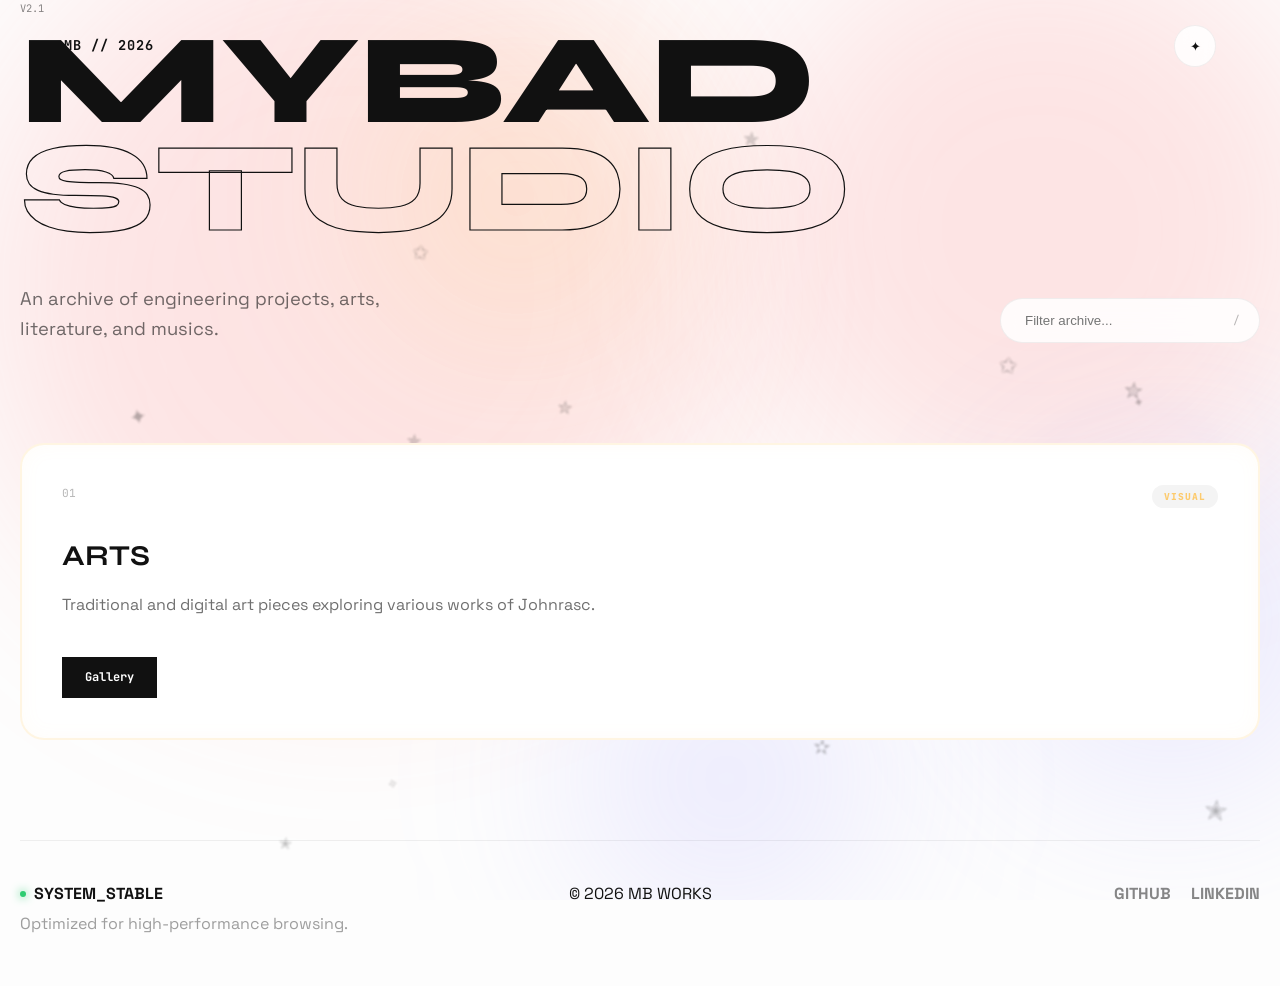
<file: index.html>
<!DOCTYPE html>
<html lang="en" data-theme="light">
<head>
    <meta charset="UTF-8">
    <meta name="viewport" content="width=device-width, initial-scale=1.0">
    <title>MB Works | Studio Archive</title>
    <link rel="preconnect" href="https://fonts.googleapis.com">
    <link rel="preconnect" href="https://fonts.gstatic.com" crossorigin>
    <link href="https://fonts.googleapis.com/css2?family=Syne:wght@700;800&family=Space+Grotesk:wght@300;500;700&family=JetBrains+Mono:wght@400;700&display=swap" rel="stylesheet">
    <link rel="stylesheet" href="style.css">
</head>
<body>
    <div id="canvas-container">
        <canvas id="studio-bg"></canvas>
    </div>

    <div id="scroll-progress"></div>

    <nav class="top-nav">
        <div class="brand-logo">MB // 2026</div>
        <div class="nav-controls">
            <button id="themeToggle" class="interactive-element" aria-label="Toggle Theme">
                <span class="mode-icon">✦</span>
            </button>
        </div>
    </nav>

    <div class="studio-wrapper">
        <header class="reveal-on-scroll">
            <div class="header-top">
                <span class="version-tag">V2.1</span>
                <h1 class="studio-title">MyBad<span>Studio</span></h1>
            </div>
            
            <div class="header-flex">
                <p class="studio-subtitle">An archive of engineering projects, arts, literature, and musics.</p>
                <div class="search-container">
                    <input type="text" id="studioSearch" placeholder="Filter archive..." onkeyup="filterStudio()">
                    <kbd class="shortcut-hint">/</kbd>
                </div>
            </div>
        </header>

        <main class="content-grid" id="mainGrid">
            <div class="paper-card art-item reveal-on-scroll" data-category="arts">
                <div class="card-inner">
                    <div class="card-header">
                        <span class="card-number">01</span>
                        <span class="card-badge">VISUAL</span>
                    </div>
                    <h3>ARTS</h3>
                    <p>Traditional and digital art pieces exploring various works of Johnrasc.</p>
                    <div class="card-footer-btns">
                        <a href="assets/art-section/art-gallery.html" class="btn btn-primary interactive-element">Gallery</a>
                    </div>
                </div>
            </div>
        </main>

        <footer class="studio-footer reveal-on-scroll">
            <div class="footer-divider"></div>
            <div class="footer-grid">
                <div class="footer-left">
                    <p class="footer-status"><span class="pulse-dot"></span> SYSTEM_STABLE</p>
                    <p class="footer-sub">Optimized for high-performance browsing.</p>
                </div>
                <div class="footer-center">
                    <p>&copy; 2026 MB WORKS</p>
                </div>
                <div class="footer-right">
                    <div class="social-links">
                        <a href="#" class="interactive-element">GITHUB</a>
                        <a href="#" class="interactive-element">LINKEDIN</a>
                    </div>
                </div>
            </div>
        </footer>
    </div>

    <script src="script.js"></script>
</body>
</html>
</file>
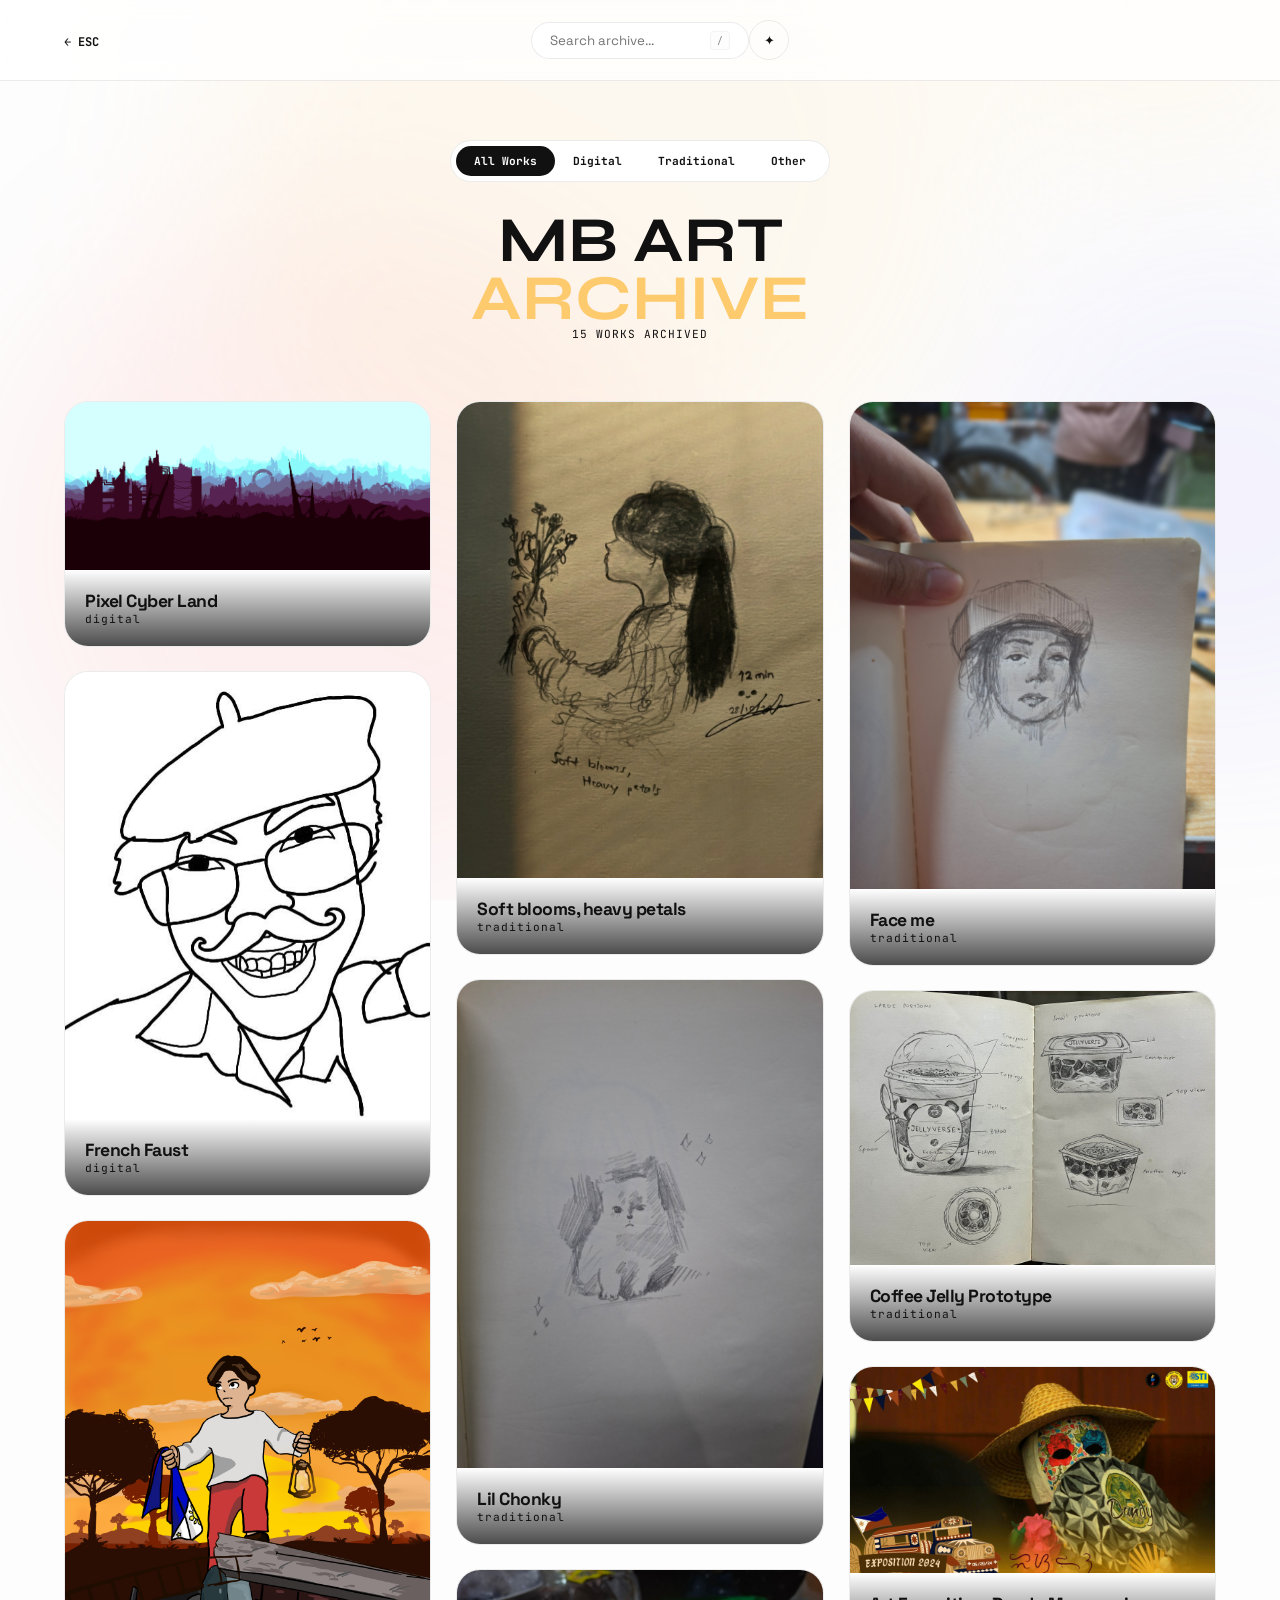
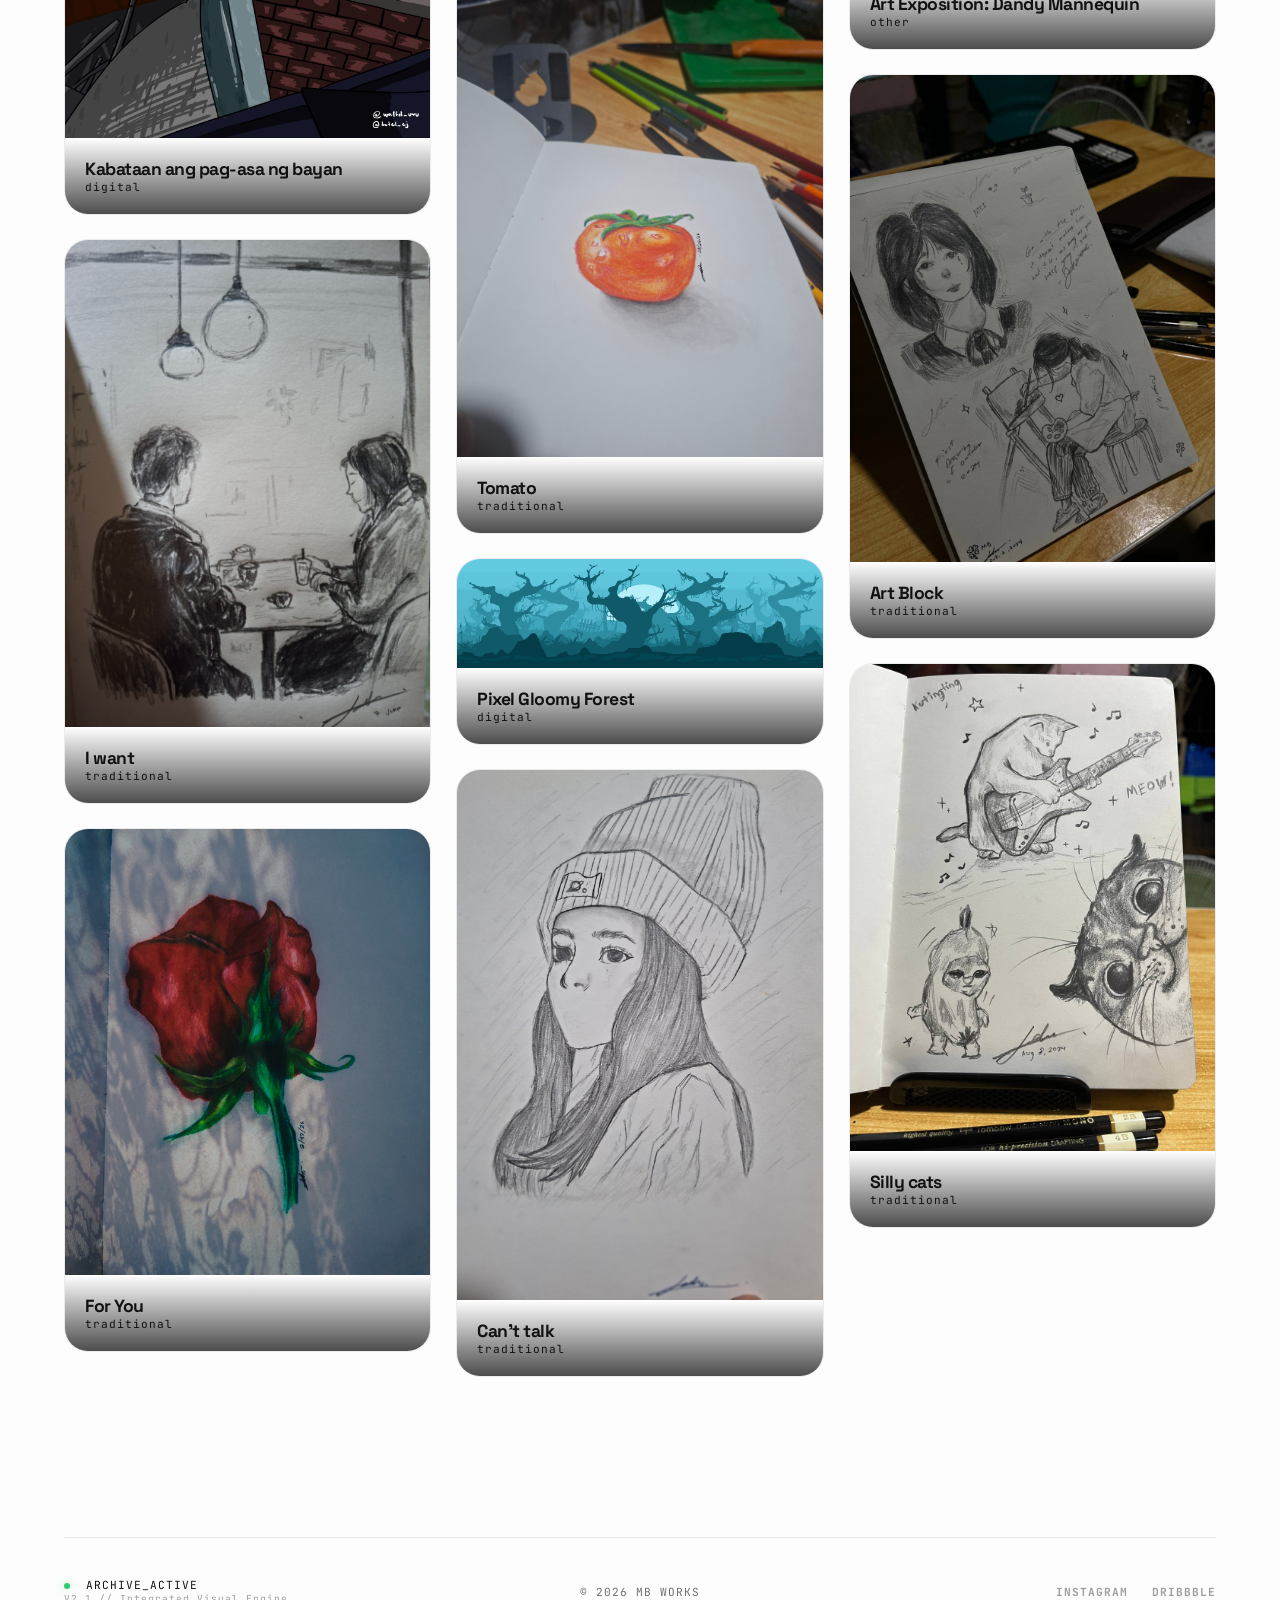
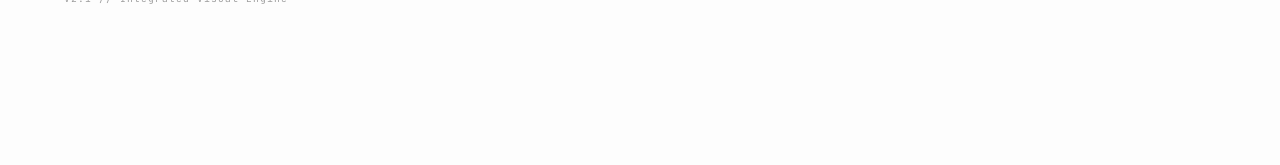
<file: assets/art-section/art-gallery.html>
<!DOCTYPE html>
<html lang="en" data-theme="light">
<head>
    <meta charset="UTF-8">
    <meta name="viewport" content="width=device-width, initial-scale=1.0">
    <title>Visual Archive | MB Studio</title>
    <link rel="preconnect" href="https://fonts.googleapis.com">
    <link rel="preconnect" href="https://fonts.gstatic.com" crossorigin>
    <link href="https://fonts.googleapis.com/css2?family=Syne:wght@700;800&family=Space+Grotesk:wght@300;500;700&family=JetBrains+Mono:wght@400;700&display=swap" rel="stylesheet">
    <link rel="stylesheet" href="gallery-style.css">
    <script>
        const savedTheme = localStorage.getItem('studio-theme') || 'light';
        document.documentElement.setAttribute('data-theme', savedTheme);
    </script>
</head>
<body>
    <div id="scroll-progress"></div>

    <div id="canvas-container">
        <canvas id="studio-bg"></canvas>
    </div>

    <nav class="gallery-nav">
        <div class="nav-left">
            <a href="../../index.html" class="back-btn interactive-element">← ESC</a>
        </div>
        
        <div class="nav-center">
            <div class="search-pill">
                <input type="text" id="artSearch" placeholder="Search archive..." onkeyup="filterArt()">
                <kbd>/</kbd>
            </div>
        </div>

        <div class="nav-right">
            <button id="themeToggle" class="theme-btn interactive-element" aria-label="Toggle Theme">✦</button>
        </div>
    </nav>

    <div class="gallery-wrapper">
        <header class="gallery-header">
            <div class="filter-bar">
                <button class="filter-btn active interactive-element" data-filter="all">All Works</button>
                <button class="filter-btn interactive-element" data-filter="digital">Digital</button>
                <button class="filter-btn interactive-element" data-filter="traditional">Traditional</button>
                <button class="filter-btn interactive-element" data-filter="other">Other</button>
            </div>
            <h1 class="gallery-title">MB ART<span>Archive</span></h1>
            <p class="gallery-count mono" id="artCount">Initializing...</p>
        </header>

        <main class="masonry-grid" id="artGrid">
            </main>

    <footer class="gallery-footer">
        <div class="footer-divider"></div>
        <div class="footer-grid">
            <div class="footer-left">
                <p class="footer-status mono"><span class="pulse-dot"></span> ARCHIVE_ACTIVE</p>
                <p class="footer-sub mono" style="font-size: 0.6rem; opacity: 0.4;">V2.1 // Integrated Visual Engine</p>
            </div>
        
            <div class="footer-center">
                <p class="mono" style="font-size: 0.7rem;">&copy; 2026 MB WORKS</p>
            </div>
        
            <div class="footer-right">
                <div class="footer-links">
                    <a href="#" class="interactive-element">INSTAGRAM</a>
                    <a href="#" class="interactive-element">DRIBBBLE</a>
                </div>
            </div>
        </div>
    </footer>
    </div> 

    <div id="lightbox" class="lightbox">
        <span class="close-lightbox">&times;</span>
        <div class="lightbox-wrapper">
            <img class="lightbox-content" id="lightbox-img">
            <div id="caption" class="mono"></div>
        </div>
    </div>

    <script src="gallery-data.js"></script>
    <script src="gallery-logic.js"></script>
</body>
</html>

<!-- MyBad_ -->
</file>
<file: style.css>
/* --- ARCHIVE SYSTEM CSS V2.1 --- */

:root[data-theme="light"] {
    --bg: #fdfdfd; 
    --paper: #ffffff;
    --ink: #111111;
    --accent: #3498db;
    --accent-music: #ff7675;
    --accent-lit: #55efc4;
    --accent-art: #fdcb6e;
    --accent-proj: #a29bfe;
    --glass: rgba(255, 255, 255, 0.85);
    --border: rgba(0, 0, 0, 0.06);
    --cursor-outer: rgba(0, 0, 0, 0.08);
    --footer-bg: #f4f4f4;
}

:root[data-theme="dark"] {
    --bg: #0a0a0a;
    --paper: #141414;
    --ink: #ececec;
    --accent: #00f2ff;
    --accent-music: #ee5253;
    --accent-lit: #1dd1a1;
    --accent-art: #feca57;
    --accent-proj: #5f27cd;
    --glass: rgba(20, 20, 20, 0.8);
    --border: rgba(255, 255, 255, 0.08);
    --cursor-outer: rgba(255, 255, 255, 0.15);
    --footer-bg: #111111;
}

/* RESET & PERFORMANCE */
* { 
    box-sizing: border-box; 
    margin: 0; 
    padding: 0; 
    cursor: auto !important;
}

::-webkit-scrollbar { display: none; }

html {
    scrollbar-width: none;
    -ms-overflow-style: none;
    scroll-behavior: smooth;
    background-color: var(--bg);
}

body {
    color: var(--ink);
    font-family: 'Space Grotesk', sans-serif;
    line-height: 1.6;
    overflow-x: hidden;
    transition: background 0.4s ease;
}

/* BACKGROUND LAYER */
#canvas-container {
    position: fixed;
    inset: 0;
    z-index: -1;
    pointer-events: none;
}

/* LAYOUT & NAVIGATION */
.top-nav {
    position: fixed; top: 0; width: 100%;
    padding: 25px 5vw;
    display: flex; justify-content: space-between; align-items: center;
    z-index: 100;
}

.brand-logo {
    font-family: 'JetBrains Mono', monospace;
    font-weight: 700; font-size: 0.85rem; letter-spacing: 1px;
}

#themeToggle {
    background: var(--glass);
    border: 1px solid var(--border);
    color: var(--ink);
    width: 42px; height: 42px;
    border-radius: 50%;
    display: grid; place-items: center;
    backdrop-filter: blur(8px);
    transition: transform 0.2s;
}

.studio-wrapper {
    width: 100%;
    overflow-x: hidden;
    padding: 0 20px;
}

/* TEXTS & HEADER */
.version-tag {
    font-family: 'JetBrains Mono', monospace;
    font-size: 0.65rem; opacity: 0.5;
    margin-bottom: 10px; display: block;
}

.studio-title {
    font-family: 'Syne', sans-serif;
    font-size: clamp(3rem, 10vw, 8.5rem);
    font-weight: 800; line-height: 0.85;
    text-transform: uppercase;
}

.studio-title span {
    display: block;
    -webkit-text-stroke: 1.2px var(--ink);
    color: transparent;
}

.header-flex {
    display: flex; justify-content: space-between;
    align-items: flex-end; margin-top: 40px;
    flex-wrap: wrap; gap: 30px;
}

.studio-subtitle {
    max-width: 420px; font-size: 1.15rem; opacity: 0.6;
}

/* SEARCH */
.search-container { position: relative; display: flex; align-items: center; }

#studioSearch {
    background: var(--glass);
    border: 1px solid var(--border);
    padding: 14px 24px; border-radius: 50px;
    color: var(--ink); width: 260px;
    backdrop-filter: blur(10px);
    transition: width 0.3s cubic-bezier(0.25, 1, 0.5, 1);
}

#studioSearch:focus {
    width: 380px;
    outline: none;
    border-color: var(--accent);
    box-shadow: 0 0 25px rgba(var(--accent-rgb), 0.2);
    background: var(--paper);
}

.shortcut-hint {
    position: absolute; right: 20px;
    font-family: 'JetBrains Mono', monospace; font-size: 0.7rem;
    opacity: 0.3;
}

/* GRID & CARDS */
.masonry-grid, .project-grid {
    display: grid;
    grid-template-columns: repeat(auto-fit, minmax(min(100%, 320px), 1fr));
    gap: 20px;
    width: 100%;
}

.content-grid {
    display: grid;
    grid-template-columns: repeat(auto-fit, minmax(360px, 1fr));
    gap: 25px; margin: 100px 0;
}

.paper-card { perspective: 1000px; }

.card-inner {
    background: var(--paper);
    padding: 40px;
    border: 2px solid var(--border);
    border-radius: 24px;
    height: 100%;
    display: flex;
    flex-direction: column;
    position: relative;
    overflow: hidden;
    transition: all 0.4s cubic-bezier(0.175, 0.885, 0.32, 1.275);
}

.paper-card:hover .card-inner { box-shadow: 0 20px 40px rgba(0,0,0,0.06); }

.music-item .card-inner { box-shadow: inset 0 0 20px rgba(255, 118, 117, 0.05); border-color: rgba(255, 118, 117, 0.2); }
.poem-item .card-inner { box-shadow: inset 0 0 20px rgba(85, 239, 196, 0.05); border-color: rgba(85, 239, 196, 0.2); }
.art-item .card-inner { box-shadow: inset 0 0 20px rgba(253, 203, 110, 0.05); border-color: rgba(253, 203, 110, 0.2); }
.project-item .card-inner { box-shadow: inset 0 0 20px rgba(162, 155, 254, 0.05); border-color: rgba(162, 155, 254, 0.2); }

.paper-card:hover .card-inner {
    transform: translateY(-10px) scale(1.02);
    box-shadow: 0 30px 60px rgba(0,0,0,0.1);
    border-color: var(--accent);
}

/* Card Details */
.card-badge-container {
    display: flex;
    flex-wrap: wrap;
    gap: 8px;
}

.card-header { display: flex; justify-content: space-between; margin-bottom: 25px; }
.card-number { font-family: 'JetBrains Mono', monospace; font-size: 0.7rem; opacity: 0.3; }
.card-badge { font-family: 'JetBrains Mono', monospace; font-size: 0.6rem; letter-spacing: 2px; }

.card-badge {
    background: var(--footer-bg);
    padding: 4px 12px;
    border-radius: 100px;
    font-size: 0.6rem;
    font-weight: 800;
    letter-spacing: 1px;
}s

.music-item .card-badge { color: var(--accent-music); }
.poem-item .card-badge { color: var(--accent-lit); }
.art-item .card-badge { color: var(--accent-art); }
.project-item .card-badge { color: var(--accent-proj); }

.card-inner h3 { font-size: 1.8rem; margin-bottom: 12px; font-family: 'Syne', sans-serif; }
.card-inner p { font-size: 1rem; opacity: 0.6; margin-bottom: 40px; flex-grow: 1; }

/* BUTTONS */
.card-footer-btns { display: flex; gap: 10px; }

.btn {
    text-decoration: none; font-family: 'JetBrains Mono', monospace;
    font-size: 0.75rem; font-weight: 700;
    padding: 10px 22px; border: 1px solid var(--ink);
    transition: 0.2s ease;
}

.btn-primary { background: var(--ink); color: var(--paper); }
.btn-primary:hover { background: transparent; color: var(--ink); }
.btn-icon { width: 40px; height: 40px; display: grid; place-items: center; padding: 0; background: transparent; color: var(--ink); }

/* REFINED FOOTER */
.studio-footer { margin-top: 50px; padding-bottom: 50px; }
.footer-divider { height: 1px; background: var(--border); margin-bottom: 40px; }

.footer-grid {
    display: flex;
    flex-direction: column;
    gap: 20px;
    text-align: center;
}

.footer-status { font-weight: 700; margin-bottom: 4px; display: flex; align-items: center; gap: 8px; }
.pulse-dot { width: 6px; height: 6px; background: #2ecc71; border-radius: 50%; box-shadow: 0 0 10px #2ecc71; }
.footer-sub { opacity: 0.4; }

.social-links { display: flex; gap: 20px; justify-content: flex-end; }
.social-links a { text-decoration: none; color: inherit; font-weight: 700; opacity: 0.5; transition: 0.2s; }
.social-links a:hover { opacity: 1; }

/* REVEAL LOGIC */
.reveal-on-scroll { opacity: 0; transform: translateY(20px); transition: 0.6s ease-out; }
.reveal-on-scroll.active { opacity: 1; transform: translateY(0); }

/* SCROLL PROGRESS INDICATOR */
#scroll-progress {
    position: fixed;
    top: 0;
    left: 0;
    height: 4px;
    background: linear-gradient(to right, var(--accent-music), var(--accent-proj));
    z-index: 1001;
    width: 0%;
}

/* Floating thingy Animation */
.scrap {
    position: fixed;
    pointer-events: none;
    z-index: -1;
    opacity: 0.3;
    filter: blur(1px);
}

@media (min-width: 768px) {
    .footer-grid {
        display: grid;
        grid-template-columns: 1fr auto 1fr;
        text-align: left;
    }
    .footer-right {
        text-align: right;
    }
}

@media (max-width: 768px) {
    .footer-grid { grid-template-columns: 1fr; gap: 30px; text-align: center; }
    .social-links { justify-content: center; }
    .studio-title { font-size: 4rem; }
    .header-flex { flex-direction: column; align-items: flex-start; }
    #studioSearch { width: 100%; }
}
</file>
<file: assets/art-section/gallery-style.css>
/* --- ART GALLERY CSS V2.1 --- */

/* THEME DEFINITIONS */
:root[data-theme="light"] {
    --bg: #fdfdfd; 
    --paper: #ffffff;
    --ink: #111111;
    --accent-art: #fdcb6e;
    --glass: rgba(255, 255, 255, 0.75);
    --border: rgba(0, 0, 0, 0.08);
}

:root[data-theme="dark"] {
    --bg: #0a0a0a;
    --paper: #141414;
    --ink: #ececec;
    --accent-art: #feca57;
    --glass: rgba(20, 20, 20, 0.75);
    --border: rgba(255, 255, 255, 0.1);
}

* { 
    box-sizing: border-box; 
    margin: 0; 
    padding: 0; 
    cursor: auto !important;
}

body {
    background-color: var(--bg);
    color: var(--ink);
    font-family: 'Space Grotesk', sans-serif;
    transition: background 0.4s ease;
    overflow-x: hidden;
}


/* NAV & SEARCH */
.gallery-nav {
    position: fixed;
    top: 0; width: 100%;
    padding: 20px 5vw;
    display: grid;
    grid-template-columns: 1fr auto 1fr;
    align-items: center;
    background: var(--glass);
    backdrop-filter: blur(15px);
    z-index: 1000;
    border-bottom: 1px solid var(--border);
}

.back-btn {
    text-decoration: none;
    color: var(--ink);
    font-family: 'JetBrains Mono', monospace;
    font-size: 0.75rem;
    font-weight: 700;
}

.search-pill {
    background: var(--paper);
    border: 1px solid var(--border);
    padding: 8px 18px;
    border-radius: 100px;
    display: flex;
    align-items: center;
    gap: 10px;
    transition: 0.3s cubic-bezier(0.175, 0.885, 0.32, 1.275);
}

.search-pill:focus-within {
    border-color: var(--accent-art);
    box-shadow: 0 0 20px rgba(253, 203, 110, 0.15);
}

.search-pill input {
    background: transparent;
    border: none;
    outline: none;
    color: var(--ink);
    font-family: 'Space Grotesk', sans-serif;
    width: 150px;
}

.search-pill kbd {
    background: var(--bg);
    border: 1px solid var(--border);
    padding: 2px 6px;
    border-radius: 4px;
    font-size: 0.6rem;
    font-family: 'JetBrains Mono', monospace;
    opacity: 0.5;
}

.theme-btn {
    justify-self: end;
    background: transparent;
    border: 1px solid var(--border);
    color: var(--ink);
    width: 40px; height: 40px;
    border-radius: 50%;
    cursor: none;
}

/* LAYOUT */
.gallery-wrapper {
    max-width: 1400px;
    margin: 0 auto;
    padding: 140px 5vw 100px;
}

.gallery-header {
    text-align: center;
    margin-bottom: 60px;
}

.gallery-title {
    font-family: 'Syne', sans-serif;
    font-size: clamp(2.5rem, 8vw, 4rem);
    text-transform: uppercase;
    line-height: 0.9;
}

.gallery-title span {
    display: block;
    color: var(--accent-art);
}

.filter-bar {
    display: inline-flex;
    background: var(--paper);
    border: 1px solid var(--border);
    padding: 5px;
    border-radius: 100px;
    margin-bottom: 30px;
}

.filter-btn {
    border: none;
    background: transparent;
    color: var(--ink);
    padding: 8px 18px;
    border-radius: 100px;
    font-family: 'JetBrains Mono', monospace;
    font-size: 0.7rem;
    font-weight: 700;
}

.filter-btn.active {
    background: var(--ink);
    color: var(--paper);
}

.masonry-grid {
    column-count: 3;
    column-gap: 25px;
}

@media (max-width: 1100px) { .masonry-grid { column-count: 2; } }
@media (max-width: 700px) { .masonry-grid { column-count: 1; } }

/* thingy stuff */
.art-item {
    opacity: 0;
    break-inside: avoid;
    margin-bottom: 24px;
    border-radius: 24px;
    background: var(--paper);
    border: 1px solid var(--border);
    overflow: hidden;
    position: relative;
    transition: transform 0.4s cubic-bezier(0.2, 1, 0.3, 1), 
                box-shadow 0.4s ease, 
                opacity 0.6s ease;
}

.art-item:hover {
    transform: translateY(-5px);
    box-shadow: 0 15px 30px rgba(0,0,0,0.08);
    border-color: var(--accent-art);
}

.art-item img {
    width: 100%;
    display: block;
    transition: transform 0.6s ease;
}

.art-info {
    padding: 20px;
    background: linear-gradient(to top, rgba(0,0,0,0.7) 0%, transparent 100%);
    display: flex;
    flex-direction: column;
    justify-content: flex-end;
}

.art-info h4 {
    font-size: 1.1rem;
    font-weight: 800;
    letter-spacing: -0.5px;
}

.art-item:hover .art-info { opacity: 1; }

.mono { font-family: 'JetBrains Mono', monospace; font-size: 0.7rem; letter-spacing: 1px; }

/* OPTIMIZATION */
.art-item {
    opacity: 0;
    transform: translateY(30px);
    transition: all 0.6s cubic-bezier(0.165, 0.84, 0.44, 1);
}

.art-item.visible {
    opacity: 1;
    transform: translateY(0);
}


/* AESTHETICS */
#scroll-progress {
    position: fixed;
    top: 0; left: 0; height: 4px;
    background: var(--accent-art);
    z-index: 2000;
    width: 0%;
}

#canvas-container {
    position: fixed;
    inset: 0;
    z-index: -1;
    opacity: 0.5;
}

/* LIGHTBOX */
.lightbox {
    display: none;
    position: fixed;
    inset: 0;
    background: rgba(0,0,0,0.9);
    backdrop-filter: blur(15px);
    z-index: 3000;
    padding: 40px;
}

.lightbox-wrapper {
    height: 100%;
    display: flex;
    flex-direction: column;
    align-items: center;
    justify-content: center;
}

.lightbox-content {
    max-height: 80vh;
    max-width: 90%;
    border-radius: 12px;
}

.close-lightbox {
    position: absolute;
    top: 30px; right: 40px;
    color: white; font-size: 40px;
}

/* --- FOOTER --- */
.gallery-footer { 
    margin-top: 100px; 
    padding: 60px 0;
}

.footer-divider { 
    height: 1px; 
    background: var(--border); 
    margin-bottom: 40px; 
    width: 100%;
}

.footer-grid {
    display: grid;
    grid-template-columns: 1fr auto 1fr;
    align-items: center;
}

.footer-left {
    display: flex;
    flex-direction: column;
}

.footer-center {
    text-align: center;
    opacity: 0.6;
}

.footer-right {
    text-align: right;
}

.footer-links {
    display: flex;
    gap: 24px;
    justify-content: flex-end;
}

.footer-links a {
    text-decoration: none;
    color: var(--ink);
    font-family: 'JetBrains Mono', monospace;
    font-size: 0.7rem;
    font-weight: 700;
    opacity: 0.4;
    transition: all 0.3s ease;
    letter-spacing: 1px;
}

.footer-links a:hover {
    opacity: 1;
    color: var(--accent-art);
    transform: translateY(-2px);
}

/* Status Dot Animation */
.pulse-dot {
    display: inline-block;
    width: 6px;
    height: 6px;
    background: #2ecc71;
    border-radius: 50%;
    margin-right: 8px;
    box-shadow: 0 0 10px rgba(46, 204, 113, 0.4);
}
</file>
